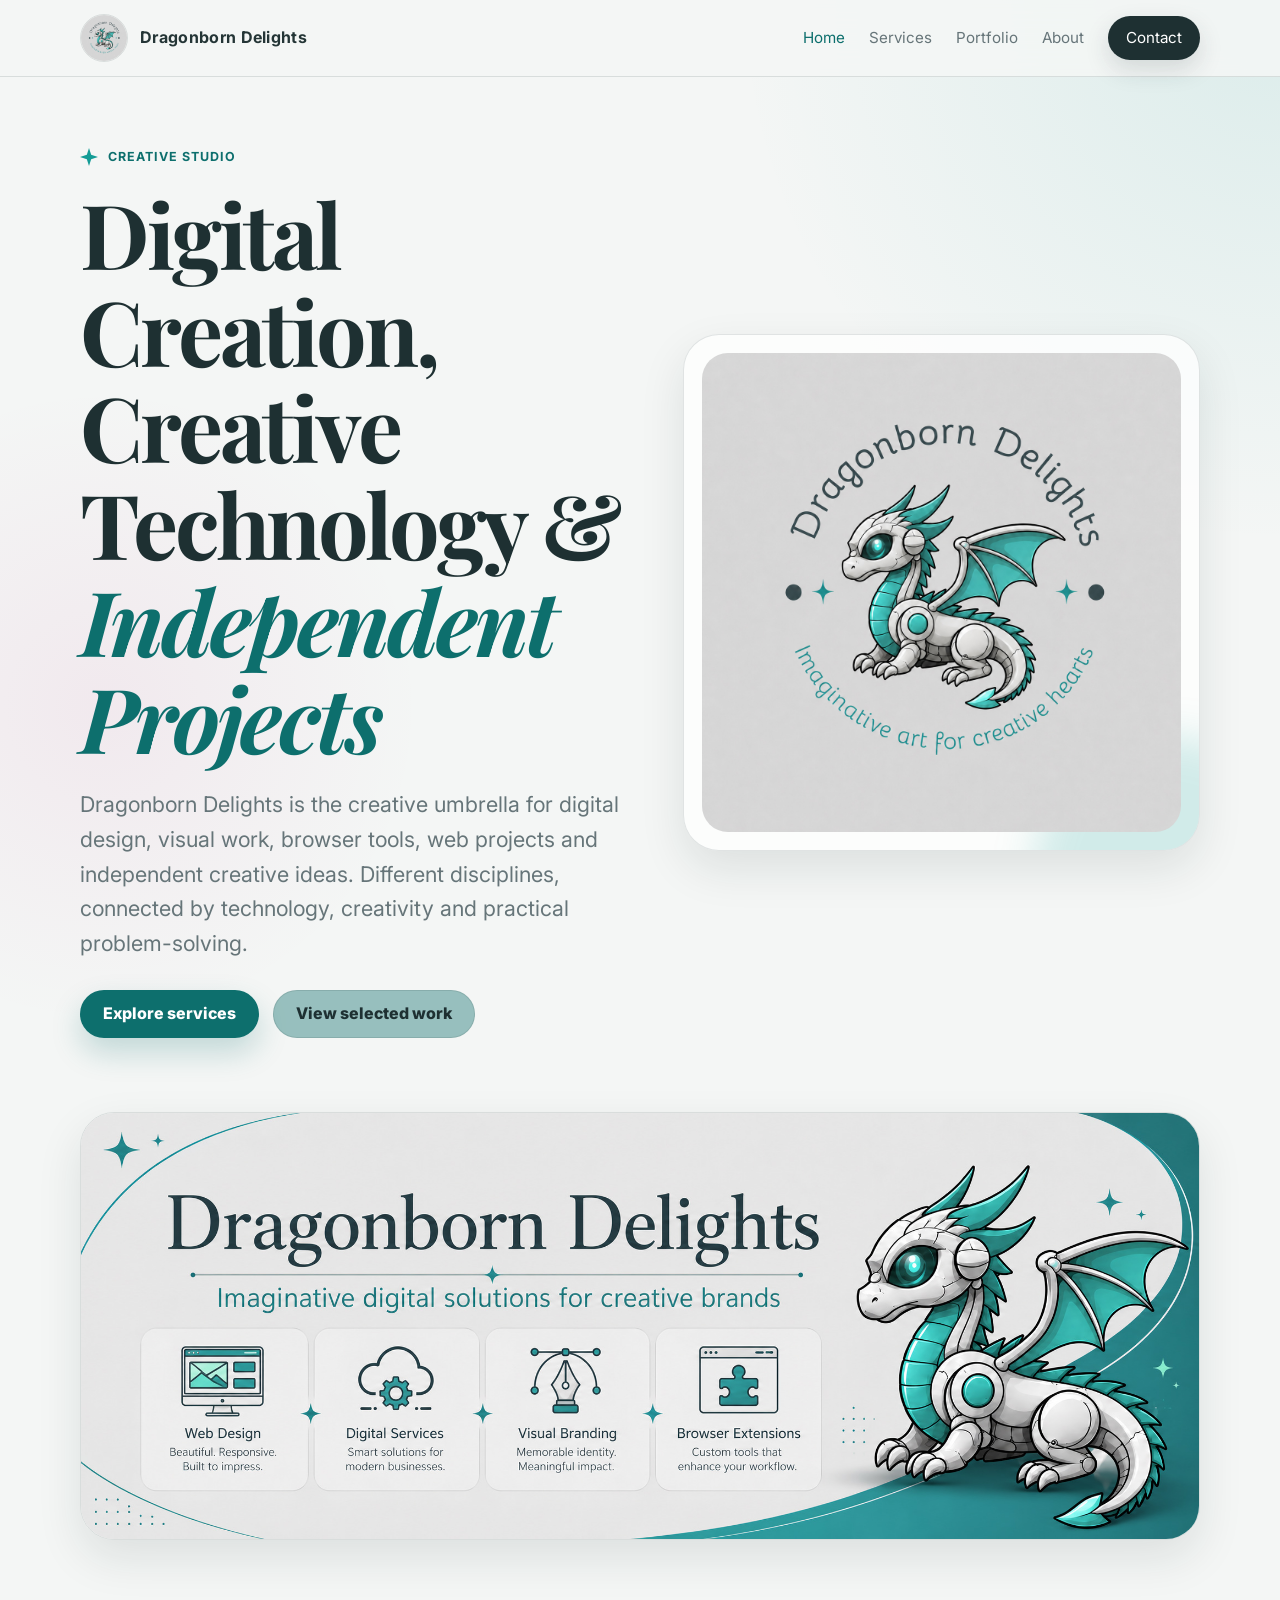
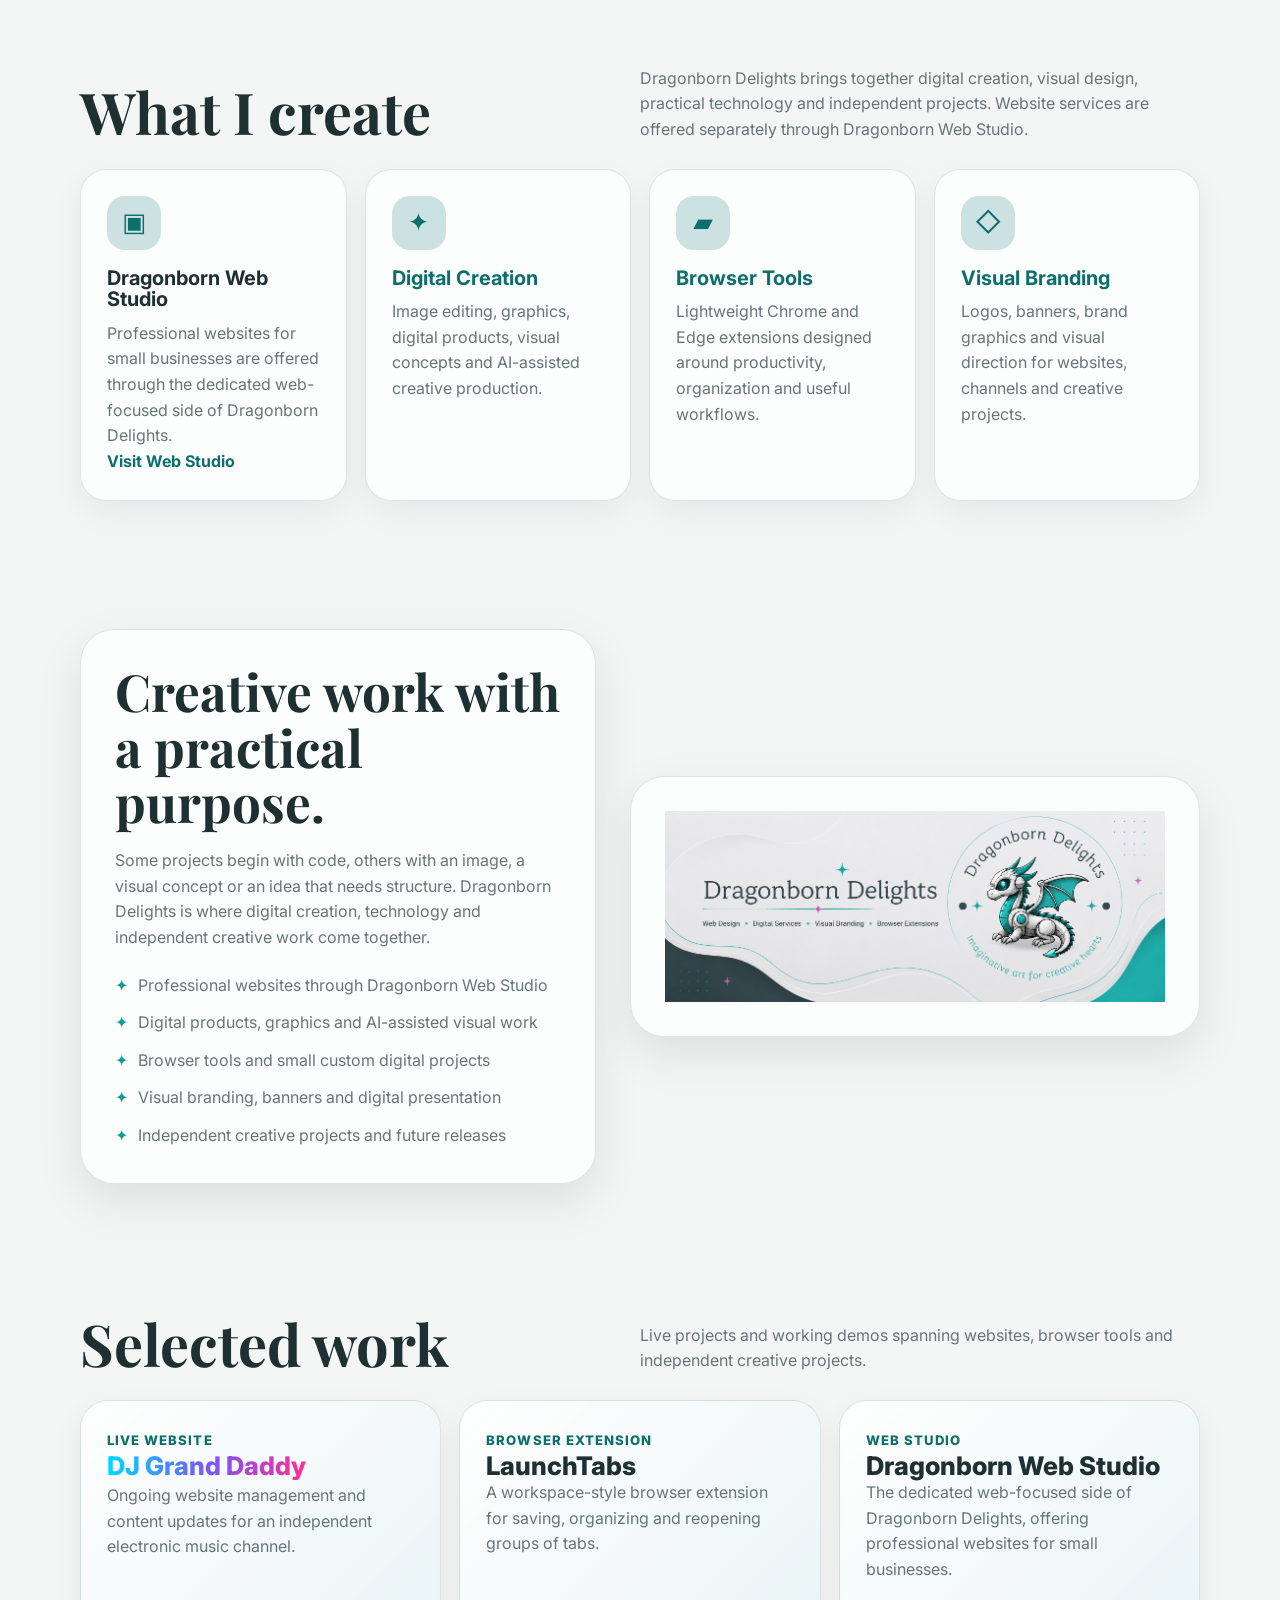
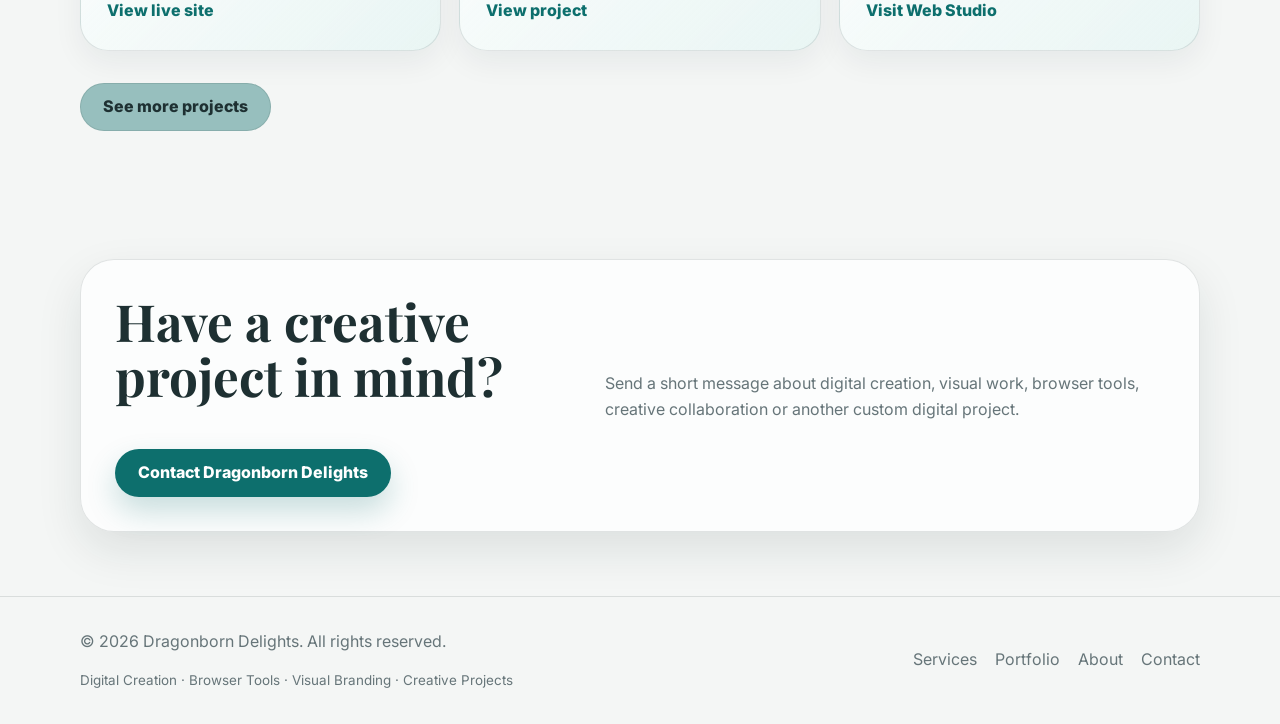
<file: index.html>
<!doctype html>
<html lang="en">
  <head>
    <meta charset="utf-8" />
    <meta name="viewport" content="width=device-width, initial-scale=1" />

    <title>
      Digital Creation, Creative Technology & Projects | Dragonborn Delights
    </title>

    <meta
      name="description"
      content="Dragonborn Delights is a creative umbrella for digital design, visual branding, browser tools, web projects and independent creative work."
    />

    <link rel="canonical" href="https://dragonborndelights.com/" />

    <meta property="og:type" content="website" />

    <meta
      property="og:title"
      content="Digital Creation, Creative Technology & Projects | Dragonborn Delights"
    />

    <meta
      property="og:description"
      content="Digital creation, visual branding, browser tools, web projects and independent creative work under one creative brand."
    />

    <meta property="og:url" content="https://dragonborndelights.com/" />

    <meta
      property="og:image"
      content="https://dragonborndelights.com/assets/dragonborn-delights-cover-banner.jpg"
    />

    <meta property="og:site_name" content="Dragonborn Delights" />

    <meta name="twitter:card" content="summary_large_image" />

    <meta
      name="twitter:title"
      content="Digital Creation, Creative Technology & Projects | Dragonborn Delights"
    />

    <meta
      name="twitter:description"
      content="Digital creation, visual branding, browser tools and independent creative projects."
    />

    <meta
      name="twitter:image"
      content="https://dragonborndelights.com/assets/dragonborn-delights-cover-banner.jpg"
    />

    <link rel="preconnect" href="https://fonts.googleapis.com" />
    <link rel="preconnect" href="https://fonts.gstatic.com" crossorigin />

    <link
      href="https://fonts.googleapis.com/css2?family=Inter:wght@400;600;700;800&family=Playfair+Display:wght@600;700&display=swap"
      rel="stylesheet"
    />

    <script type="application/ld+json">
      {
        "@context": "https://schema.org",
        "@graph": [
          {
            "@type": "Organization",
            "@id": "https://dragonborndelights.com/#organization",
            "name": "Dragonborn Delights",
            "url": "https://dragonborndelights.com/",
            "logo": {
              "@type": "ImageObject",
              "url": "https://dragonborndelights.com/assets/dragonborn-delights-logo.jpg"
            },
            "description": "Dragonborn Delights is a creative umbrella for digital design, visual branding, browser tools, web projects and independent creative work.",
            "founder": {
              "@type": "Person",
              "name": "Jeanette Söderman"
            }
          },
          {
            "@type": "WebSite",
            "@id": "https://dragonborndelights.com/#website",
            "url": "https://dragonborndelights.com/",
            "name": "Dragonborn Delights",
            "publisher": {
              "@id": "https://dragonborndelights.com/#organization"
            }
          },
          {
            "@type": "OfferCatalog",
            "name": "Digital Creative Services",
            "itemListElement": [
              {
                "@type": "Offer",
                "itemOffered": {
                  "@type": "Service",
                  "name": "Digital & AI Design",
                  "description": "Image editing, digital graphics, visual assets and AI-assisted creative production."
                }
              },
              {
                "@type": "Offer",
                "itemOffered": {
                  "@type": "Service",
                  "name": "Visual Branding",
                  "description": "Logos, banners, brand colors and visual assets for websites, channels and social media."
                }
              },
              {
                "@type": "Offer",
                "itemOffered": {
                  "@type": "Service",
                  "name": "Browser Extensions",
                  "description": "Lightweight Chrome and Edge extensions for productivity and browser workflows."
                }
              }
            ]
          }
        ]
      }
    </script>

    <link rel="stylesheet" href="style.css?v=2" />
  </head>

  <body>
    <a class="skip-link" href="#main">Skip to content</a>

    <header class="site-header">
      <div class="container nav">
        <a
          class="logo-link"
          href="index.html"
          aria-label="Dragonborn Delights home"
        >
          <img
            src="assets/dragonborn-delights-logo.jpg"
            alt="Dragonborn Delights dragon logo"
          />
          <span>Dragonborn Delights</span>
        </a>

        <button
          class="mobile-toggle"
          type="button"
          aria-expanded="false"
          aria-controls="nav-links"
        >
          Menu
        </button>

        <nav id="nav-links" class="nav-links" aria-label="Main navigation">
          <a class="active" href="index.html">Home</a>
          <a href="services.html">Services</a>
          <a href="portfolio.html">Portfolio</a>
          <a href="about.html">About</a>
          <a class="nav-cta" href="contact.html">Contact</a>
        </nav>
      </div>
    </header>

    <main id="main">
      <section class="hero">
        <div class="container hero-grid">
          <div>
            <span class="kicker">
              <span class="sparkle"></span>Creative studio
            </span>

            <h1>
              Digital Creation, Creative Technology &
              <span>Independent Projects</span>
            </h1>

            <p class="lead">
              Dragonborn Delights is the creative umbrella for digital design,
              visual work, browser tools, web projects and independent creative
              ideas. Different disciplines, connected by technology, creativity
              and practical problem-solving.
            </p>

            <div class="hero-actions">
              <a class="btn btn-primary" href="services.html">
                Explore services
              </a>

              <a class="btn btn-secondary" href="portfolio.html">
                View selected work
              </a>
            </div>
          </div>

          <div class="hero-card" aria-label="Dragonborn Delights logo preview">
            <img
              src="assets/dragonborn-delights-logo.jpg"
              alt="Dragonborn Delights dragon logo"
            />
          </div>
        </div>
      </section>

      <section
        class="banner-strip"
        aria-label="Dragonborn Delights brand banner"
      >
        <div class="container">
          <img
            src="assets/dragonborn-delights-cover-banner.jpg"
            alt="Dragonborn Delights creative services banner"
          />
        </div>
      </section>

      <section class="section" id="services">
        <div class="container">
          <div class="section-header">
            <h2>What I create</h2>

            <p>
              Dragonborn Delights brings together digital creation, visual
              design, practical technology and independent projects. Website
              services are offered separately through Dragonborn Web Studio.
            </p>
          </div>

          <div class="cards">
            <article class="card">
              <div class="icon" aria-hidden="true">▣</div>

              <h3>Dragonborn Web Studio</h3>

              <p>
                Professional websites for small businesses are offered through
                the dedicated web-focused side of Dragonborn Delights.
              </p>

              <a
                href="https://webstudio.dragonborndelights.com/"
                target="_blank"
                rel="noopener"
              >
                Visit Web Studio
              </a>
            </article>

            <article class="card">
              <div class="icon" aria-hidden="true">✦</div>

              <h3>
                <a href="services.html#digital-ai-design">Digital Creation</a>
              </h3>

              <p>
                Image editing, graphics, digital products, visual concepts and
                AI-assisted creative production.
              </p>
            </article>

            <article class="card">
              <div class="icon" aria-hidden="true">▰</div>

              <h3>
                <a href="services.html#browser-extensions">Browser Tools</a>
              </h3>

              <p>
                Lightweight Chrome and Edge extensions designed around
                productivity, organization and useful workflows.
              </p>
            </article>

            <article class="card">
              <div class="icon" aria-hidden="true">◇</div>

              <h3>
                <a href="services.html#visual-branding">Visual Branding</a>
              </h3>

              <p>
                Logos, banners, brand graphics and visual direction for
                websites, channels and creative projects.
              </p>
            </article>
          </div>
        </div>
      </section>

      <section class="section">
        <div class="container split">
          <div class="panel">
            <h2>Creative work with a practical purpose.</h2>

            <p>
              Some projects begin with code, others with an image, a visual
              concept or an idea that needs structure. Dragonborn Delights is
              where digital creation, technology and independent creative work
              come together.
            </p>

            <ul class="check-list">
              <li>Professional websites through Dragonborn Web Studio</li>
              <li>Digital products, graphics and AI-assisted visual work</li>
              <li>Browser tools and small custom digital projects</li>
              <li>Visual branding, banners and digital presentation</li>
              <li>Independent creative projects and future releases</li>
            </ul>
          </div>

          <div class="panel">
            <img
              src="assets/dragonborn-delights-brand-banner.jpg"
              alt="Dragonborn Delights creative workspace and branding"
              loading="lazy"
            />
          </div>
        </div>
      </section>

      <section class="section">
        <div class="container">
          <div class="section-header">
            <h2>Selected work</h2>

            <p>
              Live projects and working demos spanning websites, browser tools
              and independent creative projects.
            </p>
          </div>

          <div class="portfolio-grid">
            <article class="project-card">
              <div>
                <span class="tag">Live website</span>

                <h3 class="grand-daddy-title">DJ Grand Daddy</h3>

                <p>
                  Ongoing website management and content updates for an
                  independent electronic music channel.
                </p>
              </div>

              <a
                href="https://djgranddaddy.com/"
                target="_blank"
                rel="noopener"
              >
                View live site
              </a>
            </article>

            <article class="project-card">
              <div>
                <span class="tag">Browser extension</span>

                <h3>LaunchTabs</h3>

                <p>
                  A workspace-style browser extension for saving, organizing and
                  reopening groups of tabs.
                </p>
              </div>

              <a
                href="https://melodic-malabi-07e8c5.netlify.app/"
                target="_blank"
                rel="noopener"
              >
                View project
              </a>
            </article>

            <article class="project-card">
              <div>
                <span class="tag">Web studio</span>

                <h3>Dragonborn Web Studio</h3>

                <p>
                  The dedicated web-focused side of Dragonborn Delights,
                  offering professional websites for small businesses.
                </p>
              </div>

              <a
                href="https://webstudio.dragonborndelights.com/"
                target="_blank"
                rel="noopener"
              >
                Visit Web Studio
              </a>
            </article>
          </div>

          <div class="section-actions">
            <a class="btn btn-secondary" href="portfolio.html">
              See more projects
            </a>
          </div>
        </div>
      </section>

      <section class="section">
        <div class="container panel">
          <div class="section-header">
            <h2>Have a creative project in mind?</h2>

            <p>
              Send a short message about digital creation, visual work, browser
              tools, creative collaboration or another custom digital project.
            </p>
          </div>

          <a class="btn btn-primary" href="contact.html">
            Contact Dragonborn Delights
          </a>
        </div>
      </section>
    </main>

    <footer class="footer">
      <div class="container footer-inner">
        <div>
          <p>
            © <span data-year></span> Dragonborn Delights. All rights reserved.
          </p>

          <p class="footer-note">
            Digital Creation · Browser Tools · Visual Branding · Creative
            Projects
          </p>
        </div>

        <div class="footer-links">
          <a href="services.html">Services</a>
          <a href="portfolio.html">Portfolio</a>
          <a href="about.html">About</a>
          <a href="contact.html">Contact</a>
        </div>
      </div>
    </footer>

    <script src="script.js"></script>
  </body>
</html>
</file>
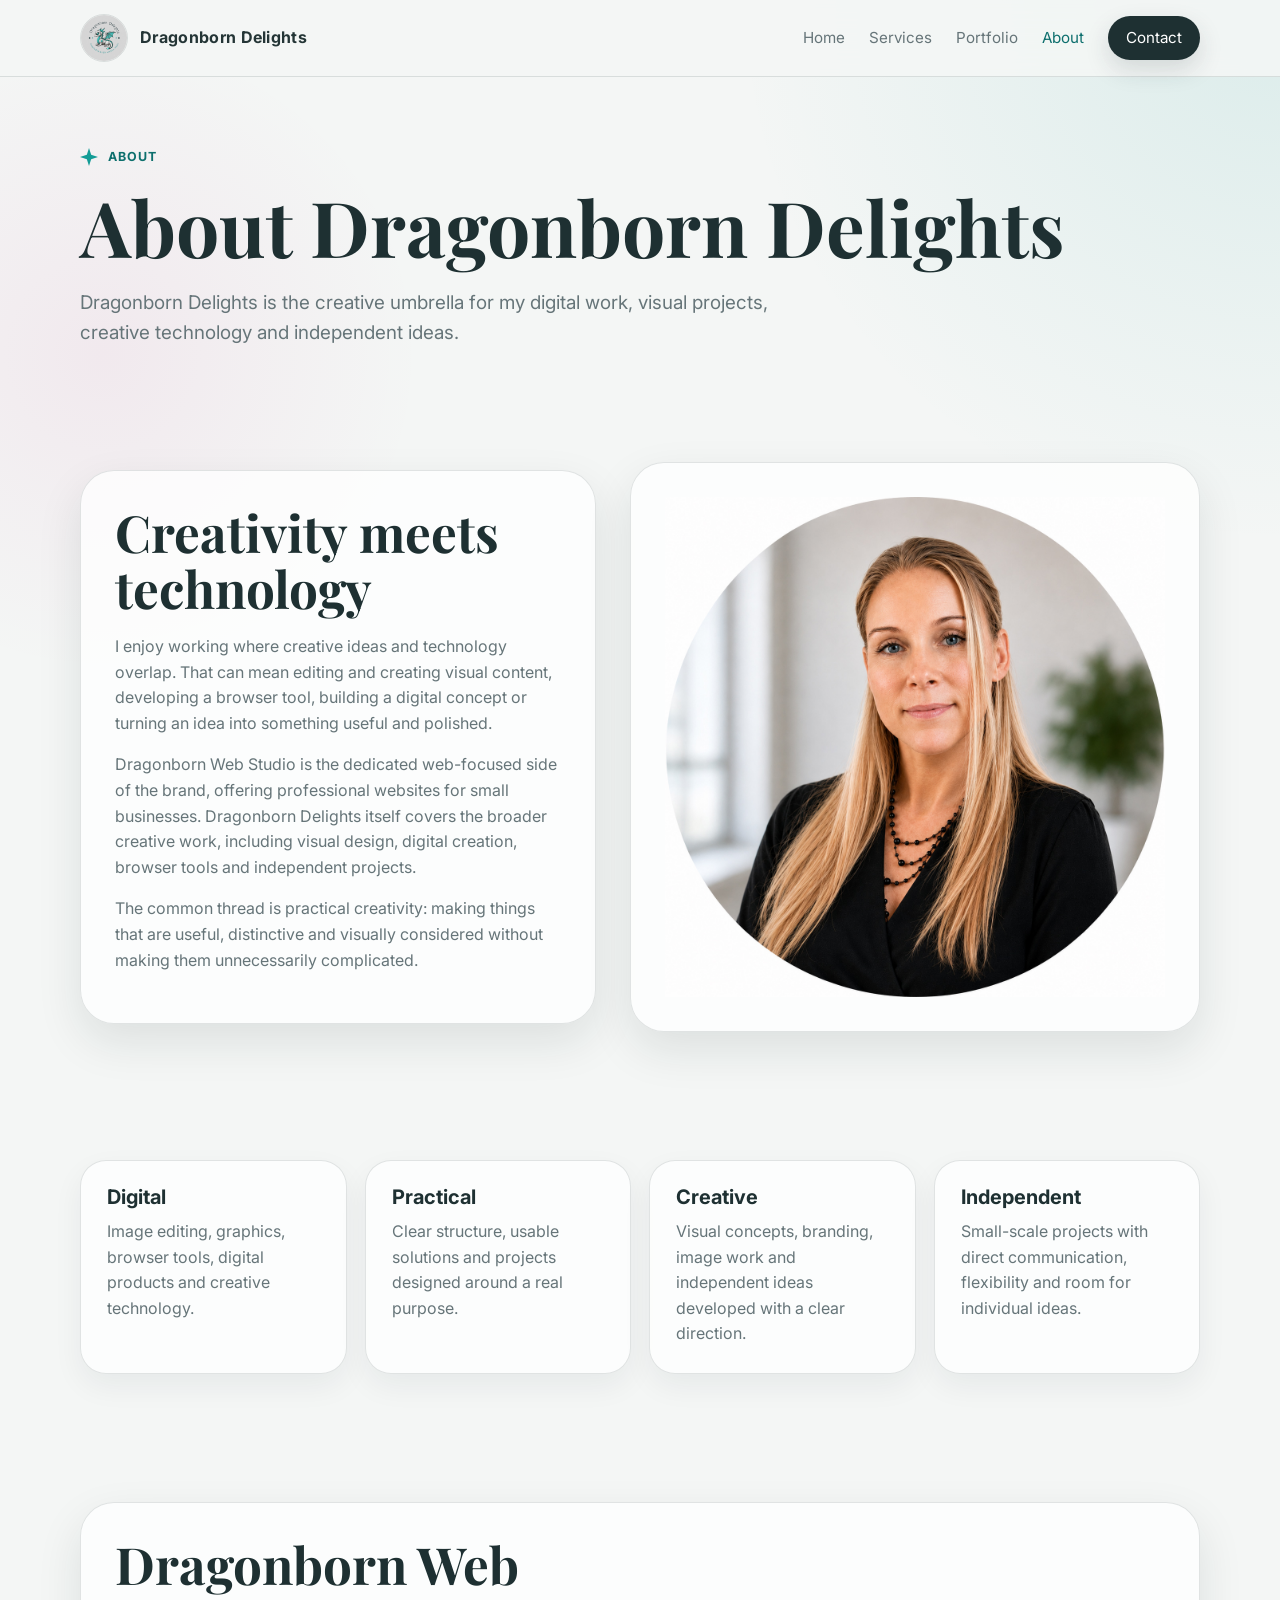
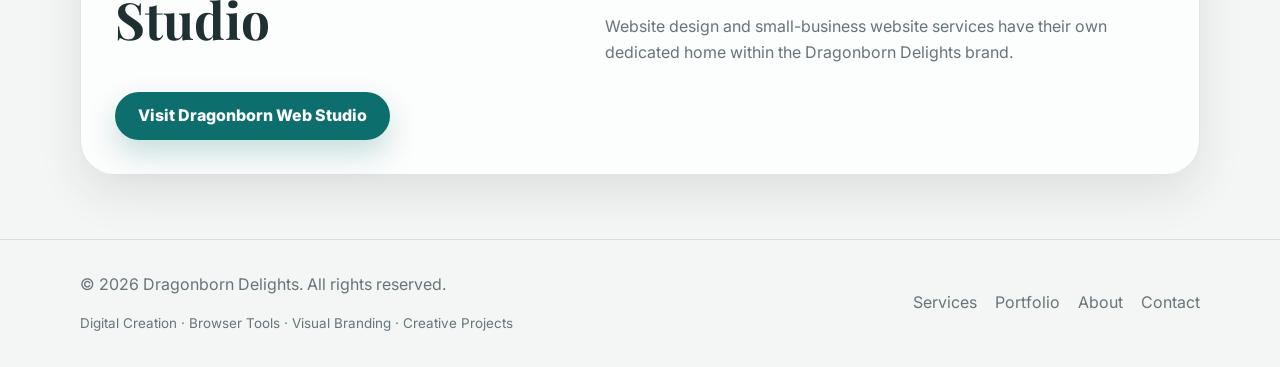
<file: about.html>
<!doctype html>
<html lang="en">
  <head>
    <meta charset="utf-8" />
    <meta name="viewport" content="width=device-width, initial-scale=1" />

    <title>About Dragonborn Delights | Digital Creative Studio</title>

    <meta
      name="description"
      content="Learn about Dragonborn Delights, a creative umbrella for digital creation, visual branding, browser tools, web projects and independent creative work."
    />

    <link rel="canonical" href="https://dragonborndelights.com/about.html" />

    <meta property="og:type" content="website" />

    <meta
      property="og:title"
      content="About Dragonborn Delights | Digital Creative Studio"
    />

    <meta
      property="og:description"
      content="Dragonborn Delights brings together digital creation, visual work, browser tools, web projects and independent creative ideas."
    />

    <meta
      property="og:url"
      content="https://dragonborndelights.com/about.html"
    />

    <meta
      property="og:image"
      content="https://dragonborndelights.com/assets/dragonborn-delights-cover-banner.jpg"
    />

    <meta property="og:site_name" content="Dragonborn Delights" />

    <meta name="twitter:card" content="summary_large_image" />

    <meta
      name="twitter:title"
      content="About Dragonborn Delights | Digital Creative Studio"
    />

    <meta
      name="twitter:description"
      content="Digital creation, visual branding, browser tools and independent creative projects."
    />

    <meta
      name="twitter:image"
      content="https://dragonborndelights.com/assets/dragonborn-delights-cover-banner.jpg"
    />

    <link rel="preconnect" href="https://fonts.googleapis.com" />
    <link rel="preconnect" href="https://fonts.gstatic.com" crossorigin />

    <link
      href="https://fonts.googleapis.com/css2?family=Inter:wght@400;600;700;800&family=Playfair+Display:wght@600;700&display=swap"
      rel="stylesheet"
    />

    <link rel="stylesheet" href="style.css?v=2" />
  </head>

  <body>
    <a class="skip-link" href="#main">Skip to content</a>

    <header class="site-header">
      <div class="container nav">
        <a class="logo-link" href="index.html">
          <img
            src="assets/dragonborn-delights-logo.jpg"
            alt="Dragonborn Delights logo"
          />
          <span>Dragonborn Delights</span>
        </a>

        <button
          class="mobile-toggle"
          type="button"
          aria-expanded="false"
          aria-controls="nav-links"
        >
          Menu
        </button>

        <nav id="nav-links" class="nav-links">
          <a href="index.html">Home</a>
          <a href="services.html">Services</a>
          <a href="portfolio.html">Portfolio</a>
          <a class="active" href="about.html">About</a>
          <a class="nav-cta" href="contact.html">Contact</a>
        </nav>
      </div>
    </header>

    <main id="main">
      <section class="page-hero">
        <div class="container">
          <span class="kicker"> <span class="sparkle"></span>About </span>

          <h1>About Dragonborn Delights</h1>

          <p>
            Dragonborn Delights is the creative umbrella for my digital work,
            visual projects, creative technology and independent ideas.
          </p>
        </div>
      </section>

      <section class="section">
        <div class="container split">
          <div class="panel">
            <h2>Creativity meets technology</h2>

            <p>
              I enjoy working where creative ideas and technology overlap. That
              can mean editing and creating visual content, developing a browser
              tool, building a digital concept or turning an idea into something
              useful and polished.
            </p>

            <p>
              Dragonborn Web Studio is the dedicated web-focused side of the
              brand, offering professional websites for small businesses.
              Dragonborn Delights itself covers the broader creative work,
              including visual design, digital creation, browser tools and
              independent projects.
            </p>

            <p>
              The common thread is practical creativity: making things that are
              useful, distinctive and visually considered without making them
              unnecessarily complicated.
            </p>
          </div>

          <div class="panel">
            <img
              src="assets/jeanette-soderman-dragonborn-delights.jpg"
              alt="Jeanette, founder of Dragonborn Delights"
            />
          </div>
        </div>
      </section>

      <section class="section">
        <div class="container cards about-cards">
          <article class="card">
            <h3>Digital</h3>

            <p>
              Image editing, graphics, browser tools, digital products and
              creative technology.
            </p>
          </article>

          <article class="card">
            <h3>Practical</h3>

            <p>
              Clear structure, usable solutions and projects designed around a
              real purpose.
            </p>
          </article>

          <article class="card">
            <h3>Creative</h3>

            <p>
              Visual concepts, branding, image work and independent ideas
              developed with a clear direction.
            </p>
          </article>

          <article class="card">
            <h3>Independent</h3>

            <p>
              Small-scale projects with direct communication, flexibility and
              room for individual ideas.
            </p>
          </article>
        </div>
      </section>

      <section class="section">
        <div class="container panel">
          <div class="section-header">
            <h2>Dragonborn Web Studio</h2>

            <p>
              Website design and small-business website services have their own
              dedicated home within the Dragonborn Delights brand.
            </p>
          </div>

          <a
            class="btn btn-primary"
            href="https://webstudio.dragonborndelights.com/"
            target="_blank"
            rel="noopener"
          >
            Visit Dragonborn Web Studio
          </a>
        </div>
      </section>
    </main>

    <footer class="footer">
      <div class="container footer-inner">
        <div>
          <p>
            © <span data-year></span> Dragonborn Delights. All rights reserved.
          </p>

          <p class="footer-note">
            Digital Creation · Browser Tools · Visual Branding · Creative
            Projects
          </p>
        </div>

        <div class="footer-links">
          <a href="services.html">Services</a>
          <a href="portfolio.html">Portfolio</a>
          <a href="about.html">About</a>
          <a href="contact.html">Contact</a>
        </div>
      </div>
    </footer>

    <script src="script.js"></script>
  </body>
</html>
</file>
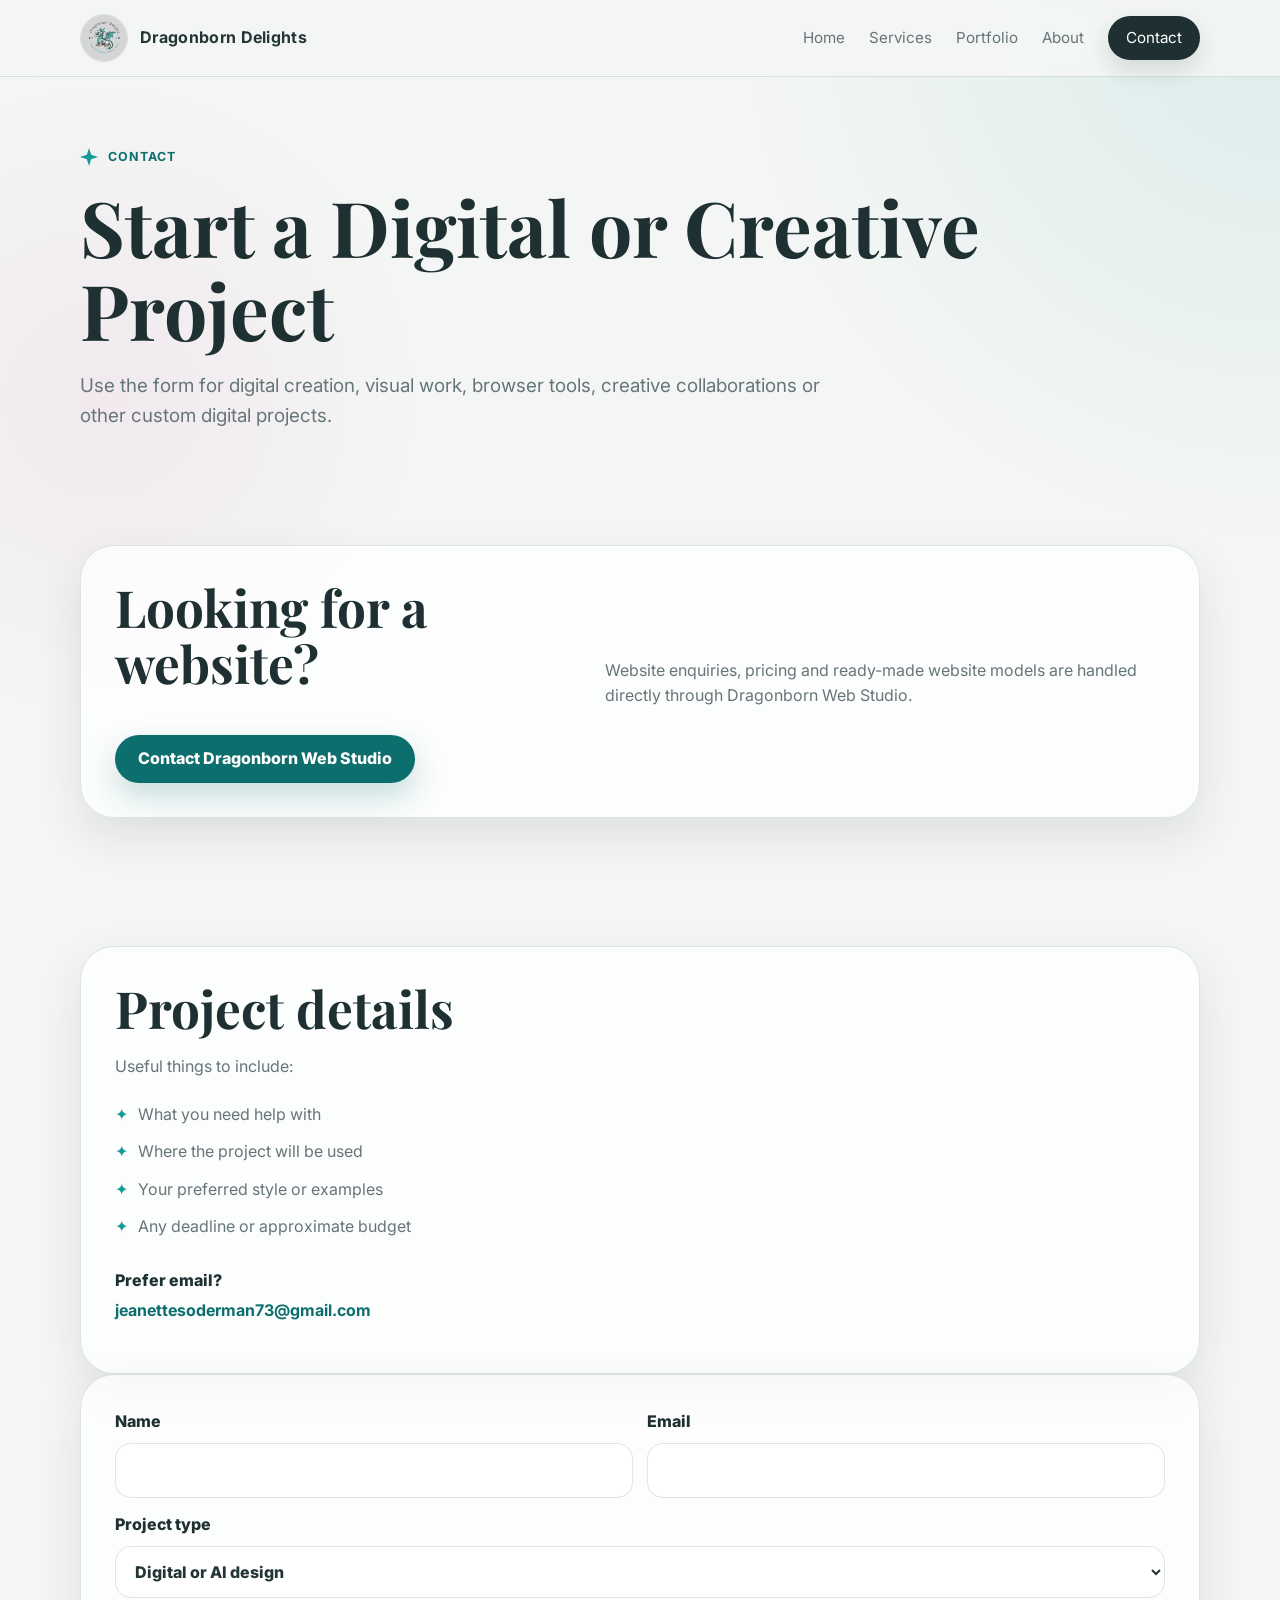
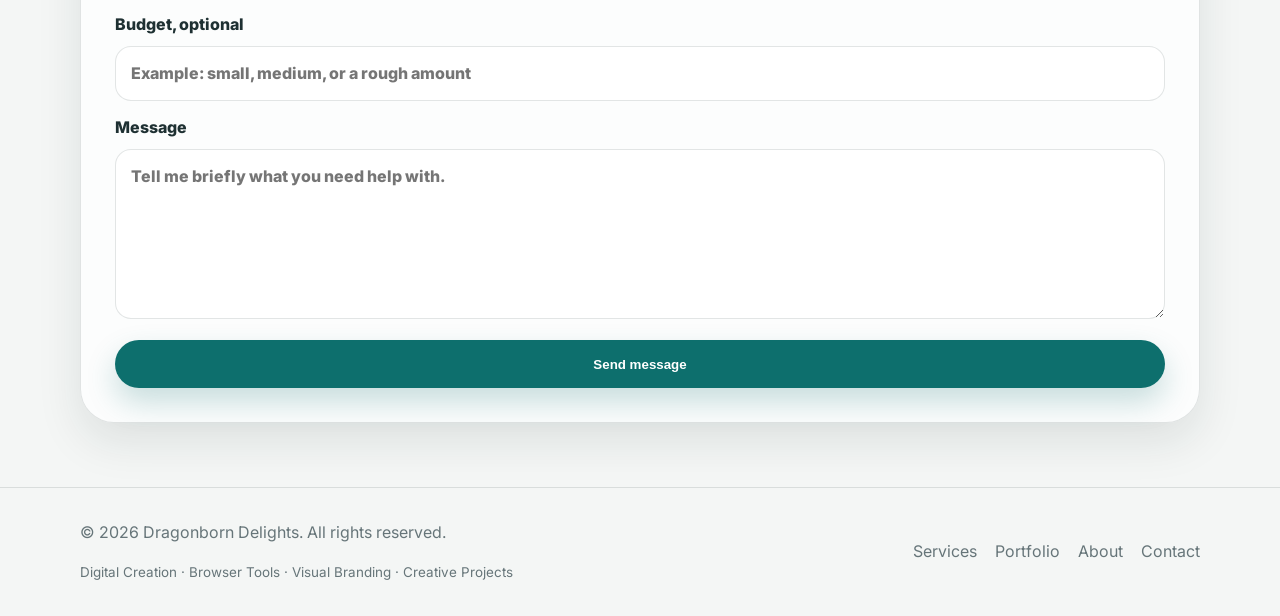
<file: contact.html>
<!doctype html>
<html lang="en">
  <head>
    <meta charset="utf-8" />
    <meta name="viewport" content="width=device-width, initial-scale=1" />

    <title>Contact Dragonborn Delights | Digital & Creative Projects</title>

    <meta
      name="description"
      content="Contact Dragonborn Delights about digital creation, visual branding, browser tools, custom digital projects or creative collaborations."
    />

    <link rel="canonical" href="https://dragonborndelights.com/contact.html" />

    <meta property="og:type" content="website" />

    <meta
      property="og:title"
      content="Contact Dragonborn Delights | Digital & Creative Projects"
    />

    <meta
      property="og:description"
      content="Contact Dragonborn Delights about digital creation, visual branding, browser tools or creative collaborations."
    />

    <meta
      property="og:url"
      content="https://dragonborndelights.com/contact.html"
    />

    <meta
      property="og:image"
      content="https://dragonborndelights.com/assets/dragonborn-delights-cover-banner.jpg"
    />

    <meta property="og:site_name" content="Dragonborn Delights" />

    <meta name="twitter:card" content="summary_large_image" />

    <meta
      name="twitter:title"
      content="Contact Dragonborn Delights | Digital & Creative Projects"
    />

    <meta
      name="twitter:description"
      content="Get in touch about digital creation, visual branding, browser tools or creative collaborations."
    />

    <meta
      name="twitter:image"
      content="https://dragonborndelights.com/assets/dragonborn-delights-cover-banner.jpg"
    />

    <link rel="preconnect" href="https://fonts.googleapis.com" />
    <link rel="preconnect" href="https://fonts.gstatic.com" crossorigin />

    <link
      href="https://fonts.googleapis.com/css2?family=Inter:wght@400;600;700;800&family=Playfair+Display:wght@600;700&display=swap"
      rel="stylesheet"
    />

    <link rel="stylesheet" href="style.css?v=2" />
  </head>

  <body>
    <a class="skip-link" href="#main">Skip to content</a>

    <header class="site-header">
      <div class="container nav">
        <a class="logo-link" href="index.html">
          <img
            src="assets/dragonborn-delights-logo.jpg"
            alt="Dragonborn Delights logo"
          />
          <span>Dragonborn Delights</span>
        </a>

        <button
          class="mobile-toggle"
          type="button"
          aria-expanded="false"
          aria-controls="nav-links"
        >
          Menu
        </button>

        <nav id="nav-links" class="nav-links">
          <a href="index.html">Home</a>
          <a href="services.html">Services</a>
          <a href="portfolio.html">Portfolio</a>
          <a href="about.html">About</a>
          <a class="nav-cta active" href="contact.html">Contact</a>
        </nav>
      </div>
    </header>

    <main id="main">
      <section class="page-hero">
        <div class="container">
          <span class="kicker"> <span class="sparkle"></span>Contact </span>

          <h1>Start a Digital or Creative Project</h1>

          <p>
            Use the form for digital creation, visual work, browser tools,
            creative collaborations or other custom digital projects.
          </p>
        </div>
      </section>

      <section class="section">
        <div class="container panel">
          <div class="section-header">
            <h2>Looking for a website?</h2>

            <p>
              Website enquiries, pricing and ready-made website models are
              handled directly through Dragonborn Web Studio.
            </p>
          </div>

          <a
            class="btn btn-primary"
            href="https://webstudio.dragonborndelights.com/#kontakt"
            target="_blank"
            rel="noopener"
          >
            Contact Dragonborn Web Studio
          </a>
        </div>
      </section>

      <section class="section">
        <div class="container contact-layout">
          <aside class="panel contact-box">
            <h2>Project details</h2>

            <p>Useful things to include:</p>

            <ul class="check-list">
              <li>What you need help with</li>
              <li>Where the project will be used</li>
              <li>Your preferred style or examples</li>
              <li>Any deadline or approximate budget</li>
            </ul>

            <p class="contact-direct">Prefer email?</p>

            <p>
              <a href="mailto:jeanettesoderman73@gmail.com">
                jeanettesoderman73@gmail.com
              </a>
            </p>
          </aside>

          <form
            class="panel form"
            id="contact-form"
            method="POST"
            action="https://formspree.io/f/mjyvrggj"
          >
            <div class="form-row">
              <label>
                Name
                <input type="text" name="name" autocomplete="name" required />
              </label>

              <label>
                Email
                <input
                  type="email"
                  name="email"
                  autocomplete="email"
                  required
                />
              </label>
            </div>

            <label>
              Project type
              <select name="project-type">
                <option>Digital or AI design</option>
                <option>Visual branding</option>
                <option>Browser extension</option>
                <option>Digital product</option>
                <option>Custom digital project</option>
                <option>Creative collaboration</option>
                <option>Other</option>
              </select>
            </label>

            <label>
              Budget, optional
              <input
                type="text"
                name="budget"
                placeholder="Example: small, medium, or a rough amount"
              />
            </label>

            <label>
              Message
              <textarea
                name="message"
                placeholder="Tell me briefly what you need help with."
                required
              ></textarea>
            </label>

            <button class="btn btn-primary" type="submit">Send message</button>
          </form>
        </div>
      </section>
    </main>

    <footer class="footer">
      <div class="container footer-inner">
        <div>
          <p>
            © <span data-year></span> Dragonborn Delights. All rights reserved.
          </p>

          <p class="footer-note">
            Digital Creation · Browser Tools · Visual Branding · Creative
            Projects
          </p>
        </div>

        <div class="footer-links">
          <a href="services.html">Services</a>
          <a href="portfolio.html">Portfolio</a>
          <a href="about.html">About</a>
          <a href="contact.html">Contact</a>
        </div>
      </div>
    </footer>

    <script src="script.js"></script>
  </body>
</html>
</file>
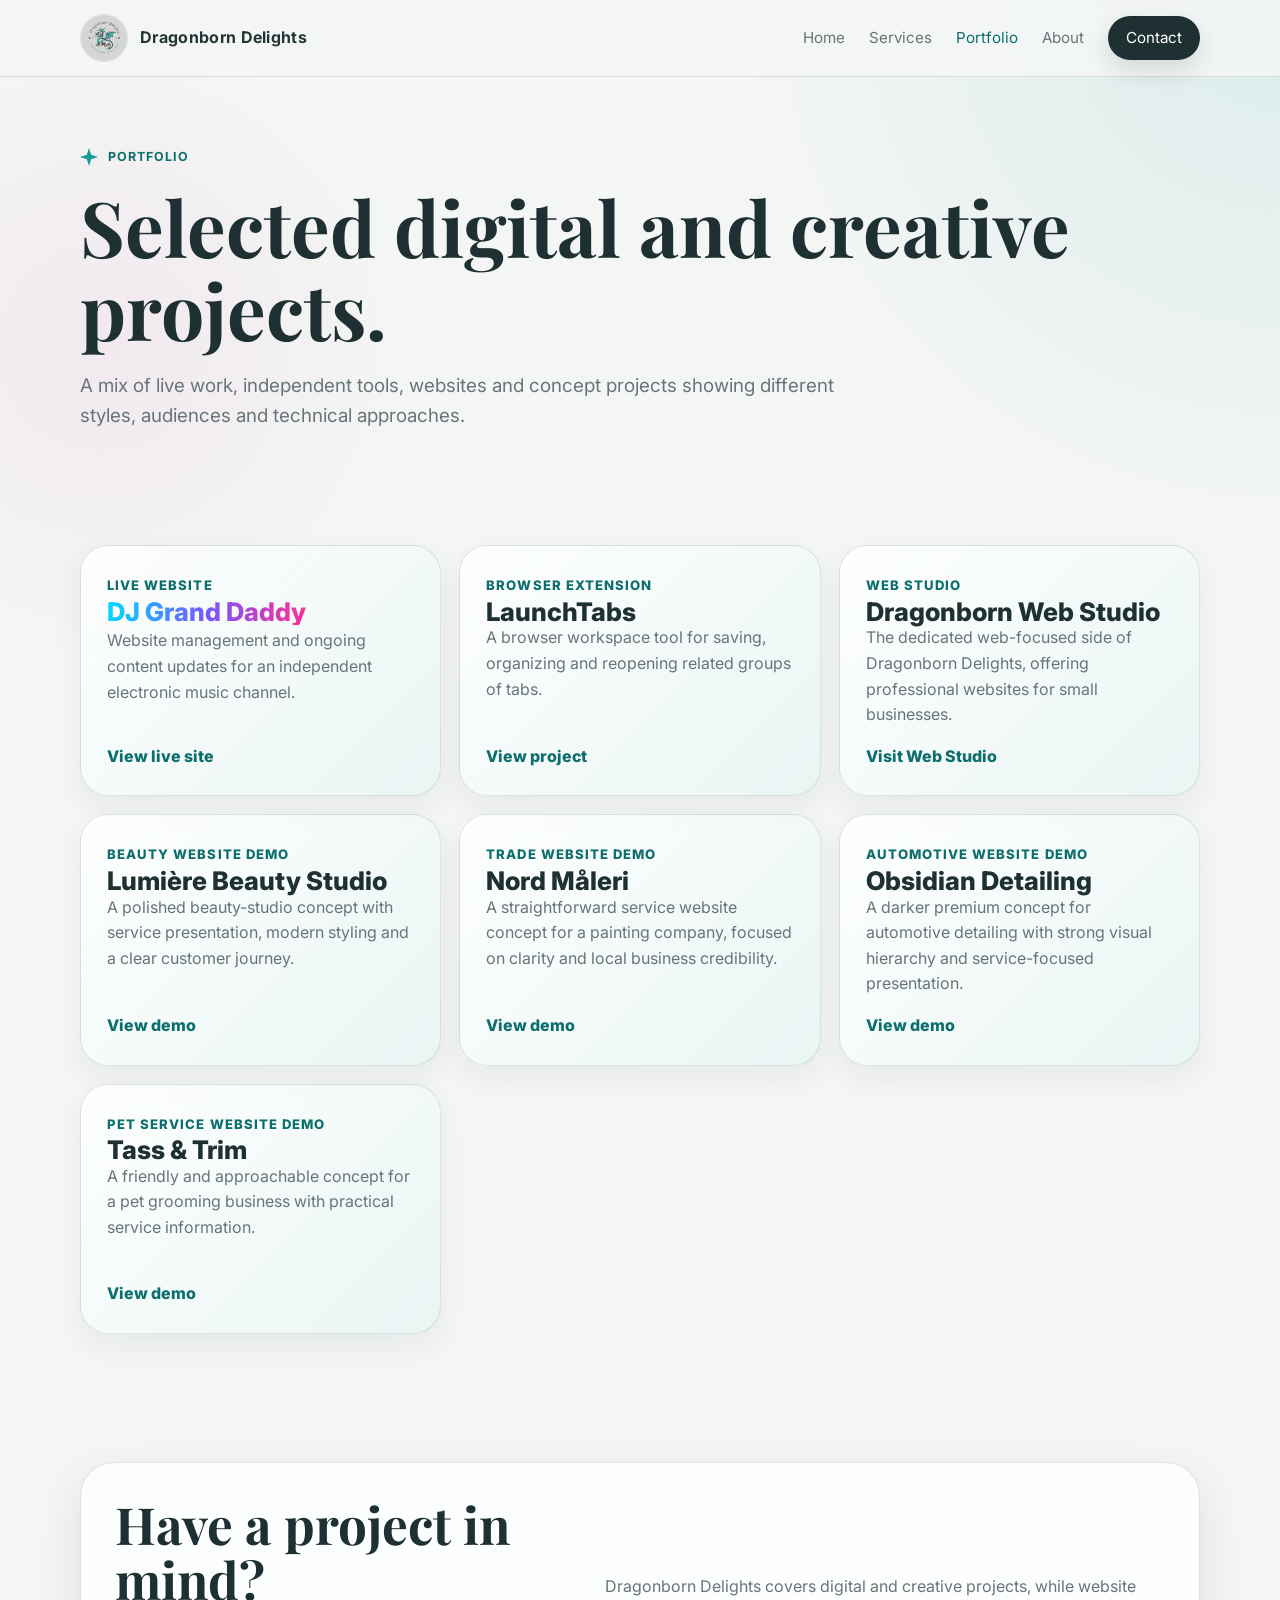
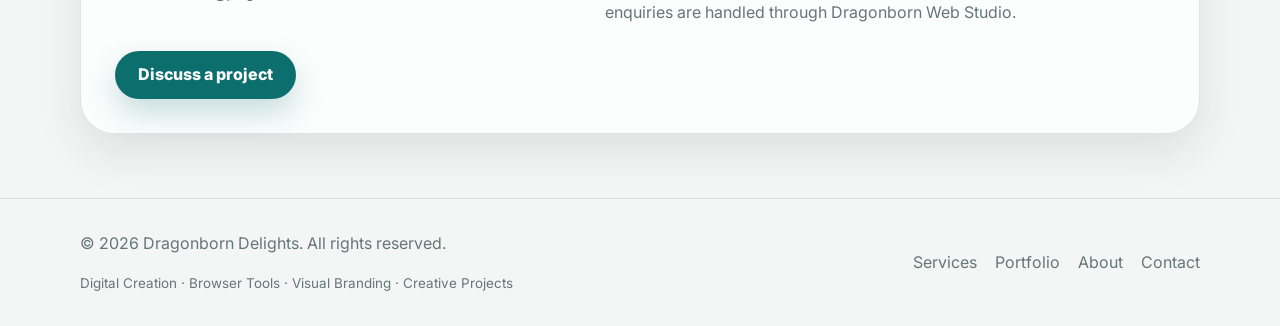
<file: portfolio.html>
<!doctype html>
<html lang="en">
  <head>
    <meta charset="utf-8" />
    <meta name="viewport" content="width=device-width, initial-scale=1" />

    <title>Digital Projects & Creative Portfolio | Dragonborn Delights</title>

    <meta
      name="description"
      content="Explore websites, browser tools, digital projects and creative work created or managed under Dragonborn Delights."
    />

    <link
      rel="canonical"
      href="https://dragonborndelights.com/portfolio.html"
    />

    <meta property="og:type" content="website" />

    <meta
      property="og:title"
      content="Digital Projects & Creative Portfolio | Dragonborn Delights"
    />

    <meta
      property="og:description"
      content="Explore websites, browser tools, digital projects and creative work created or managed under Dragonborn Delights."
    />

    <meta
      property="og:url"
      content="https://dragonborndelights.com/portfolio.html"
    />

    <meta
      property="og:image"
      content="https://dragonborndelights.com/assets/dragonborn-delights-cover-banner.jpg"
    />

    <meta property="og:site_name" content="Dragonborn Delights" />

    <meta name="twitter:card" content="summary_large_image" />

    <meta
      name="twitter:title"
      content="Digital Projects & Creative Portfolio | Dragonborn Delights"
    />

    <meta
      name="twitter:description"
      content="Websites, browser tools, digital projects and independent creative work."
    />

    <meta
      name="twitter:image"
      content="https://dragonborndelights.com/assets/dragonborn-delights-cover-banner.jpg"
    />

    <link rel="preconnect" href="https://fonts.googleapis.com" />
    <link rel="preconnect" href="https://fonts.gstatic.com" crossorigin />

    <link
      href="https://fonts.googleapis.com/css2?family=Inter:wght@400;600;700;800&family=Playfair+Display:wght@600;700&display=swap"
      rel="stylesheet"
    />

    <link rel="stylesheet" href="style.css?v=2" />
  </head>

  <body>
    <a class="skip-link" href="#main">Skip to content</a>

    <header class="site-header">
      <div class="container nav">
        <a class="logo-link" href="index.html">
          <img
            src="assets/dragonborn-delights-logo.jpg"
            alt="Dragonborn Delights logo"
          />
          <span>Dragonborn Delights</span>
        </a>

        <button
          class="mobile-toggle"
          type="button"
          aria-expanded="false"
          aria-controls="nav-links"
        >
          Menu
        </button>

        <nav id="nav-links" class="nav-links">
          <a href="index.html">Home</a>
          <a href="services.html">Services</a>
          <a class="active" href="portfolio.html">Portfolio</a>
          <a href="about.html">About</a>
          <a class="nav-cta" href="contact.html">Contact</a>
        </nav>
      </div>
    </header>

    <main id="main">
      <section class="page-hero">
        <div class="container">
          <span class="kicker"> <span class="sparkle"></span>Portfolio </span>

          <h1>Selected digital and creative projects.</h1>

          <p>
            A mix of live work, independent tools, websites and concept projects
            showing different styles, audiences and technical approaches.
          </p>
        </div>
      </section>

      <section class="section">
        <div class="container portfolio-grid">
          <article class="project-card">
            <div>
              <span class="tag">Live website</span>

              <h3 class="grand-daddy-title">DJ Grand Daddy</h3>

              <p>
                Website management and ongoing content updates for an
                independent electronic music channel.
              </p>
            </div>

            <a href="https://djgranddaddy.com/" target="_blank" rel="noopener">
              View live site
            </a>
          </article>

          <article class="project-card">
            <div>
              <span class="tag">Browser extension</span>

              <h3>LaunchTabs</h3>

              <p>
                A browser workspace tool for saving, organizing and reopening
                related groups of tabs.
              </p>
            </div>

            <a
              href="https://melodic-malabi-07e8c5.netlify.app/"
              target="_blank"
              rel="noopener"
            >
              View project
            </a>
          </article>

          <article class="project-card">
            <div>
              <span class="tag">Web studio</span>

              <h3>Dragonborn Web Studio</h3>

              <p>
                The dedicated web-focused side of Dragonborn Delights, offering
                professional websites for small businesses.
              </p>
            </div>

            <a
              href="https://webstudio.dragonborndelights.com/"
              target="_blank"
              rel="noopener"
            >
              Visit Web Studio
            </a>
          </article>

          <article class="project-card">
            <div>
              <span class="tag">Beauty website demo</span>

              <h3>Lumière Beauty Studio</h3>

              <p>
                A polished beauty-studio concept with service presentation,
                modern styling and a clear customer journey.
              </p>
            </div>

            <a
              href="https://lumierebeauty-studio-demo.netlify.app/"
              target="_blank"
              rel="noopener"
            >
              View demo
            </a>
          </article>

          <article class="project-card">
            <div>
              <span class="tag">Trade website demo</span>

              <h3>Nord Måleri</h3>

              <p>
                A straightforward service website concept for a painting
                company, focused on clarity and local business credibility.
              </p>
            </div>

            <a
              href="https://nord-maleri-demo.netlify.app/"
              target="_blank"
              rel="noopener"
            >
              View demo
            </a>
          </article>

          <article class="project-card">
            <div>
              <span class="tag">Automotive website demo</span>

              <h3>Obsidian Detailing</h3>

              <p>
                A darker premium concept for automotive detailing with strong
                visual hierarchy and service-focused presentation.
              </p>
            </div>

            <a
              href="https://obsidiandetailing-demo.netlify.app/"
              target="_blank"
              rel="noopener"
            >
              View demo
            </a>
          </article>

          <article class="project-card">
            <div>
              <span class="tag">Pet service website demo</span>

              <h3>Tass & Trim</h3>

              <p>
                A friendly and approachable concept for a pet grooming business
                with practical service information.
              </p>
            </div>

            <a
              href="https://tass-och-trim-demo.netlify.app/"
              target="_blank"
              rel="noopener"
            >
              View demo
            </a>
          </article>
        </div>
      </section>

      <section class="section">
        <div class="container panel">
          <div class="section-header">
            <h2>Have a project in mind?</h2>

            <p>
              Dragonborn Delights covers digital and creative projects, while
              website enquiries are handled through Dragonborn Web Studio.
            </p>
          </div>

          <a class="btn btn-primary" href="contact.html"> Discuss a project </a>
        </div>
      </section>
    </main>

    <footer class="footer">
      <div class="container footer-inner">
        <div>
          <p>
            © <span data-year></span> Dragonborn Delights. All rights reserved.
          </p>

          <p class="footer-note">
            Digital Creation · Browser Tools · Visual Branding · Creative
            Projects
          </p>
        </div>

        <div class="footer-links">
          <a href="services.html">Services</a>
          <a href="portfolio.html">Portfolio</a>
          <a href="about.html">About</a>
          <a href="contact.html">Contact</a>
        </div>
      </div>
    </footer>

    <script src="script.js"></script>
  </body>
</html>
</file>
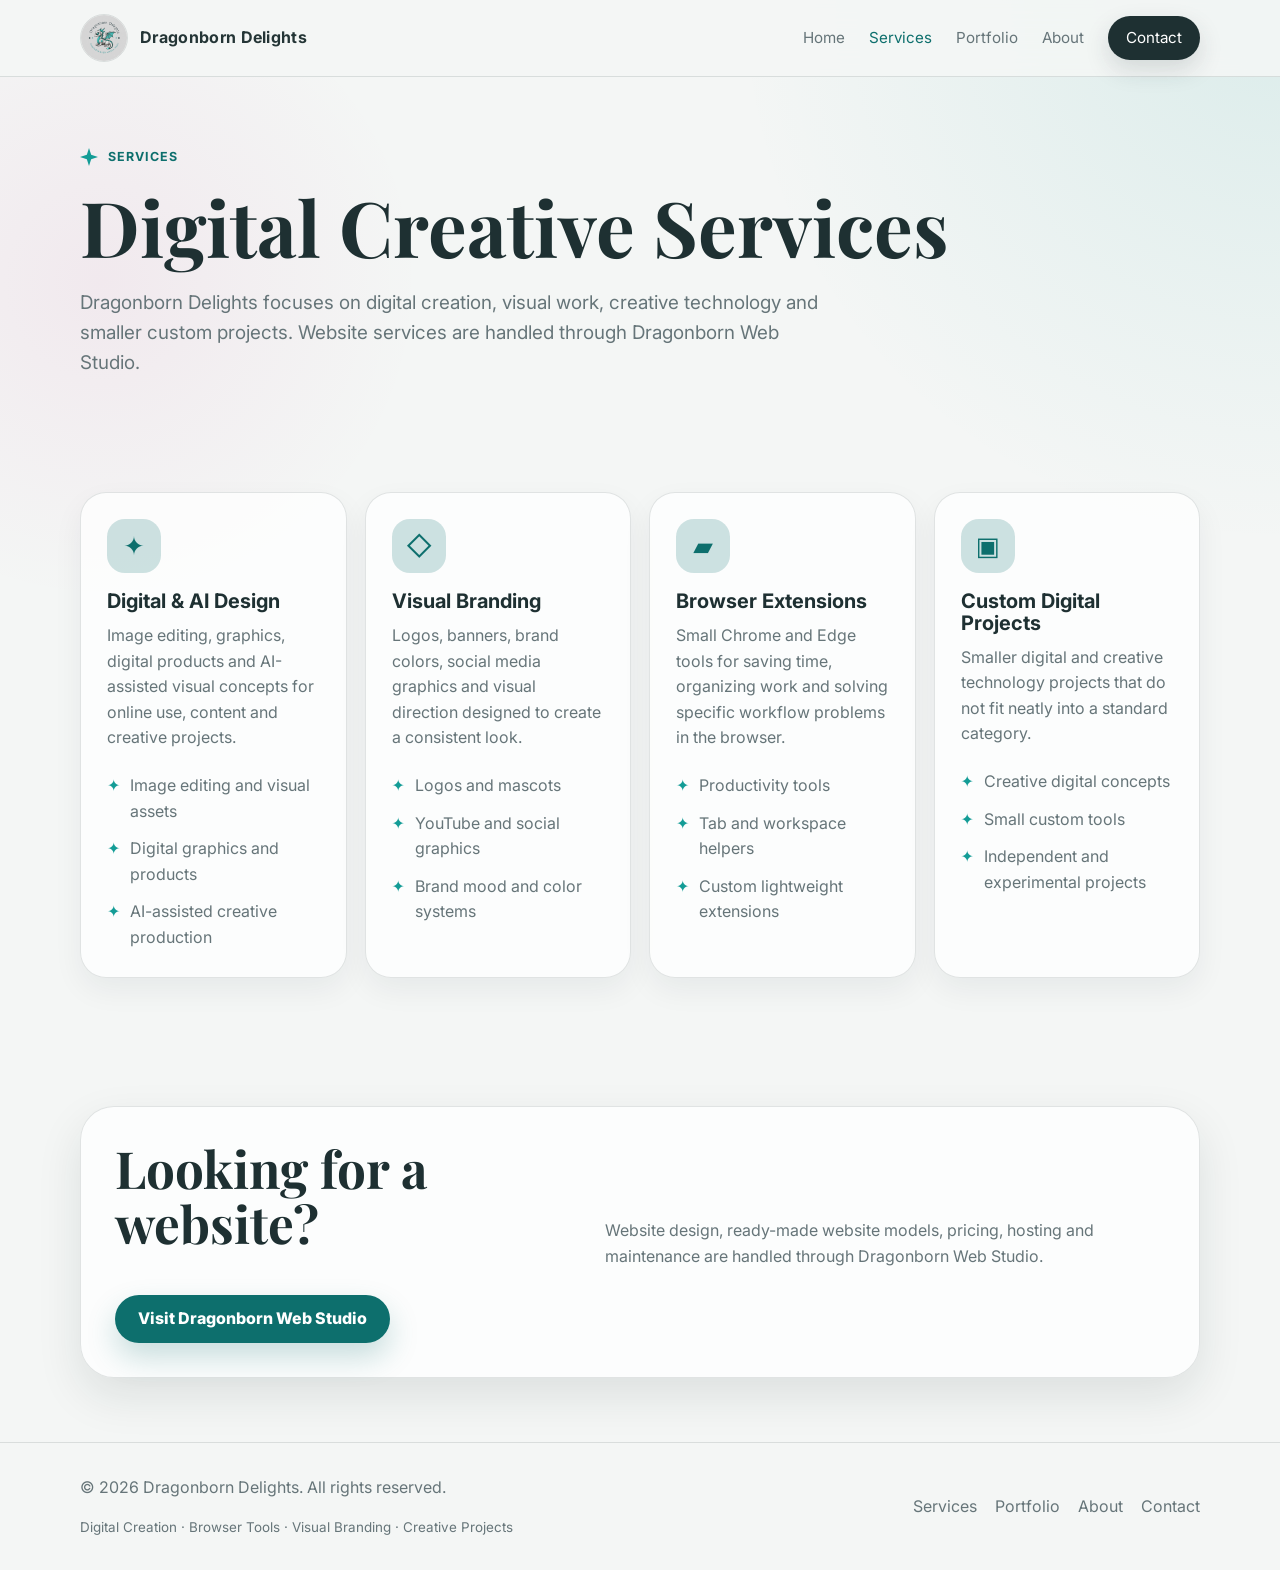
<file: services.html>
<!doctype html>
<html lang="en">
  <head>
    <meta charset="utf-8" />
    <meta name="viewport" content="width=device-width, initial-scale=1" />

    <title>Digital Creative Services | Dragonborn Delights</title>

    <meta
      name="description"
      content="Digital design, AI-assisted visual creation, visual branding, browser tools and creative technology services from Dragonborn Delights."
    />

    <link rel="canonical" href="https://dragonborndelights.com/services.html" />

    <meta property="og:type" content="website" />

    <meta
      property="og:title"
      content="Digital Creative Services | Dragonborn Delights"
    />

    <meta
      property="og:description"
      content="Digital design, visual branding, browser tools and creative technology services from Dragonborn Delights."
    />

    <meta
      property="og:url"
      content="https://dragonborndelights.com/services.html"
    />

    <meta
      property="og:image"
      content="https://dragonborndelights.com/assets/dragonborn-delights-cover-banner.jpg"
    />

    <meta property="og:site_name" content="Dragonborn Delights" />

    <meta name="twitter:card" content="summary_large_image" />

    <meta
      name="twitter:title"
      content="Digital Creative Services | Dragonborn Delights"
    />

    <meta
      name="twitter:description"
      content="Digital creation, visual branding, browser tools and creative technology."
    />

    <meta
      name="twitter:image"
      content="https://dragonborndelights.com/assets/dragonborn-delights-cover-banner.jpg"
    />

    <link rel="preconnect" href="https://fonts.googleapis.com" />
    <link rel="preconnect" href="https://fonts.gstatic.com" crossorigin />

    <link
      href="https://fonts.googleapis.com/css2?family=Inter:wght@400;600;700;800&family=Playfair+Display:wght@600;700&display=swap"
      rel="stylesheet"
    />

    <link rel="stylesheet" href="style.css?v=2" />
  </head>

  <body>
    <a class="skip-link" href="#main">Skip to content</a>

    <header class="site-header">
      <div class="container nav">
        <a class="logo-link" href="index.html">
          <img
            src="assets/dragonborn-delights-logo.jpg"
            alt="Dragonborn Delights logo"
          />
          <span>Dragonborn Delights</span>
        </a>

        <button
          class="mobile-toggle"
          type="button"
          aria-expanded="false"
          aria-controls="nav-links"
        >
          Menu
        </button>

        <nav id="nav-links" class="nav-links">
          <a href="index.html">Home</a>
          <a class="active" href="services.html">Services</a>
          <a href="portfolio.html">Portfolio</a>
          <a href="about.html">About</a>
          <a class="nav-cta" href="contact.html">Contact</a>
        </nav>
      </div>
    </header>

    <main id="main">
      <section class="page-hero">
        <div class="container">
          <span class="kicker"> <span class="sparkle"></span>Services </span>

          <h1>Digital Creative Services</h1>

          <p>
            Dragonborn Delights focuses on digital creation, visual work,
            creative technology and smaller custom projects. Website services
            are handled through Dragonborn Web Studio.
          </p>
        </div>
      </section>

      <section class="section">
        <div class="container cards">
          <article class="card" id="digital-ai-design">
            <div class="icon">✦</div>

            <h3>Digital & AI Design</h3>

            <p>
              Image editing, graphics, digital products and AI-assisted visual
              concepts for online use, content and creative projects.
            </p>

            <ul class="check-list">
              <li>Image editing and visual assets</li>
              <li>Digital graphics and products</li>
              <li>AI-assisted creative production</li>
            </ul>
          </article>

          <article class="card" id="visual-branding">
            <div class="icon">◇</div>

            <h3>Visual Branding</h3>

            <p>
              Logos, banners, brand colors, social media graphics and visual
              direction designed to create a consistent look.
            </p>

            <ul class="check-list">
              <li>Logos and mascots</li>
              <li>YouTube and social graphics</li>
              <li>Brand mood and color systems</li>
            </ul>
          </article>

          <article class="card" id="browser-extensions">
            <div class="icon">▰</div>

            <h3>Browser Extensions</h3>

            <p>
              Small Chrome and Edge tools for saving time, organizing work and
              solving specific workflow problems in the browser.
            </p>

            <ul class="check-list">
              <li>Productivity tools</li>
              <li>Tab and workspace helpers</li>
              <li>Custom lightweight extensions</li>
            </ul>
          </article>

          <article class="card" id="creative-projects">
            <div class="icon">▣</div>

            <h3>Custom Digital Projects</h3>

            <p>
              Smaller digital and creative technology projects that do not fit
              neatly into a standard category.
            </p>

            <ul class="check-list">
              <li>Creative digital concepts</li>
              <li>Small custom tools</li>
              <li>Independent and experimental projects</li>
            </ul>
          </article>
        </div>
      </section>

      <section class="section">
        <div class="container panel">
          <div class="section-header">
            <h2>Looking for a website?</h2>

            <p>
              Website design, ready-made website models, pricing, hosting and
              maintenance are handled through Dragonborn Web Studio.
            </p>
          </div>

          <a
            class="btn btn-primary"
            href="https://webstudio.dragonborndelights.com/"
            target="_blank"
            rel="noopener"
          >
            Visit Dragonborn Web Studio
          </a>
        </div>
      </section>
    </main>

    <footer class="footer">
      <div class="container footer-inner">
        <div>
          <p>
            © <span data-year></span> Dragonborn Delights. All rights reserved.
          </p>

          <p class="footer-note">
            Digital Creation · Browser Tools · Visual Branding · Creative
            Projects
          </p>
        </div>

        <div class="footer-links">
          <a href="services.html">Services</a>
          <a href="portfolio.html">Portfolio</a>
          <a href="about.html">About</a>
          <a href="contact.html">Contact</a>
        </div>
      </div>
    </footer>

    <script src="script.js"></script>
  </body>
</html>
</file>
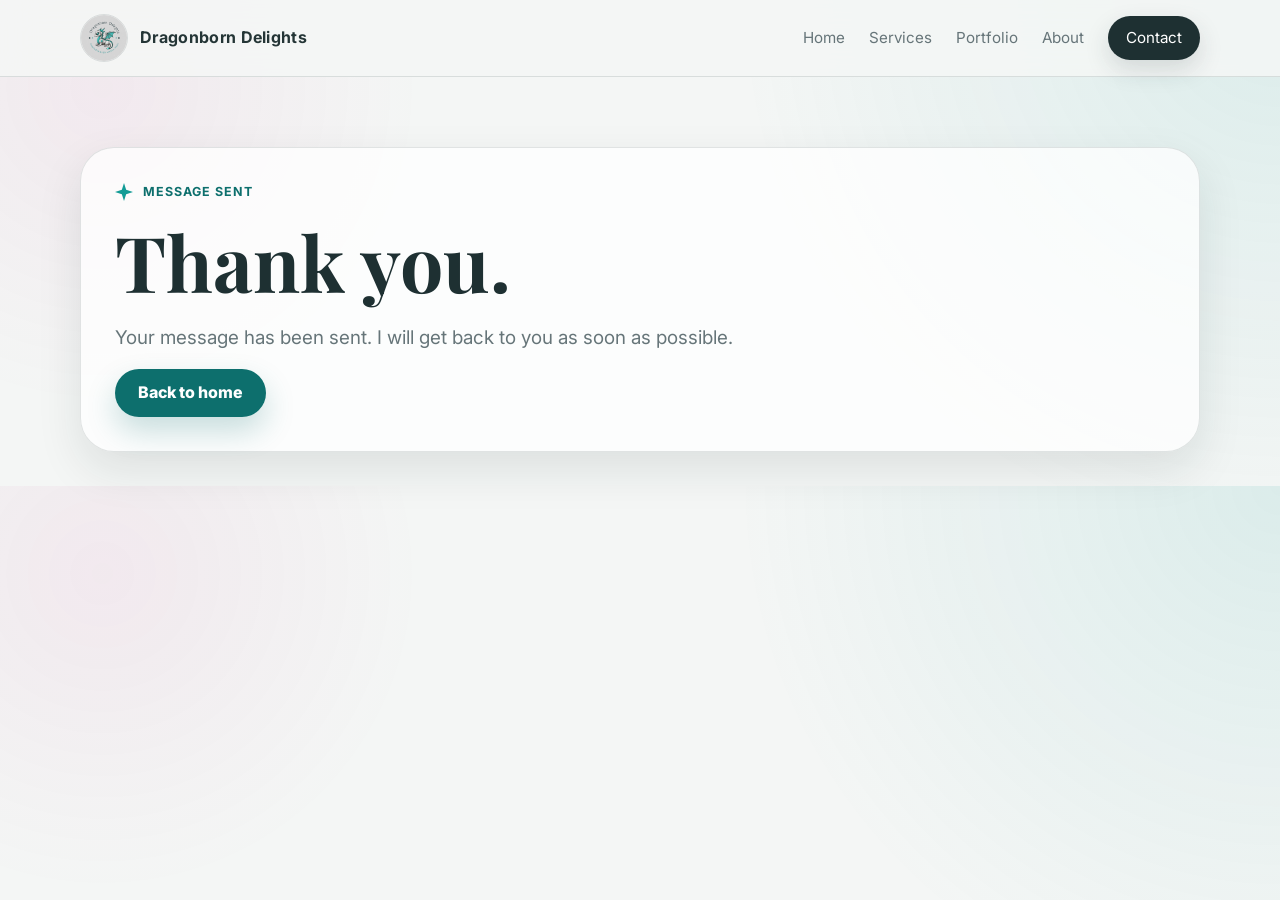
<file: thank-you.html>
<!doctype html>
<html lang="en">
  <head>
    <meta charset="utf-8" />
    <meta name="viewport" content="width=device-width, initial-scale=1" />
    <title>Thank you | Dragonborn Delights</title>
    <link rel="preconnect" href="https://fonts.googleapis.com" />
    <link rel="preconnect" href="https://fonts.gstatic.com" crossorigin />
    <link
      href="https://fonts.googleapis.com/css2?family=Inter:wght@400;600;700;800&family=Playfair+Display:wght@600;700&display=swap"
      rel="stylesheet"
    />
    <link rel="stylesheet" href="style.css?v=2" />
  </head>
  <body>
    <header class="site-header">
      <div class="container nav">
        <a class="logo-link" href="index.html"
          ><img
            src="assets/dragonborn-delights-logo.jpg"
            alt="Dragonborn Delights logo"
          /><span>Dragonborn Delights</span></a
        >
        <nav class="nav-links open">
          <a href="index.html">Home</a><a href="services.html">Services</a
          ><a href="portfolio.html">Portfolio</a><a href="about.html">About</a
          ><a class="nav-cta" href="contact.html">Contact</a>
        </nav>
      </div>
    </header>
    <main>
      <section class="page-hero">
        <div class="container panel">
          <span class="kicker"><span class="sparkle"></span>Message sent</span>
          <h1>Thank you.</h1>
          <p>
            Your message has been sent. I will get back to you as soon as
            possible.
          </p>
          <a class="btn btn-primary" href="index.html">Back to home</a>
        </div>
      </section>
    </main>
    <script src="script.js"></script>
  </body>
</html>
</file>
<file: style.css>
:root {
  --bg: #f4f6f5;
  --paper: #ffffff;
  --ink: #243536;
  --muted: #667579;
  --teal: #139c96;
  --teal-dark: #0d6f6d;
  --teal-soft: #dff5f3;
  --charcoal: #1e3032;
  --magenta: #c2187a;
  --line: rgba(36, 53, 54, 0.13);
  --shadow: 0 18px 45px rgba(20, 42, 43, 0.1);
  --radius: 26px;
}

* {
  box-sizing: border-box;
}

html {
  scroll-behavior: smooth;
}

body {
  margin: 0;
  font-family:
    Inter,
    system-ui,
    -apple-system,
    BlinkMacSystemFont,
    "Segoe UI",
    sans-serif;
  color: var(--ink);
  background:
    radial-gradient(
      circle at top right,
      rgba(19, 156, 150, 0.11),
      transparent 34rem
    ),
    radial-gradient(
      circle at 8% 18%,
      rgba(194, 24, 122, 0.06),
      transparent 20rem
    ),
    var(--bg);
  line-height: 1.6;
}

img {
  max-width: 100%;
  display: block;
}

a {
  color: inherit;
  text-decoration: none;
}

p {
  margin: 0 0 1rem;
  color: var(--muted);
}

h1,
h2,
h3 {
  margin: 0;
  line-height: 1.08;
  color: var(--charcoal);
}

h1,
h2,
.brand-name {
  font-family: "Playfair Display", Georgia, serif;
}

.container {
  width: min(1120px, calc(100% - 32px));
  margin: 0 auto;
}

.skip-link {
  position: absolute;
  left: -999px;
  top: 16px;
  background: var(--charcoal);
  color: white;
  padding: 10px 14px;
  border-radius: 10px;
  z-index: 99;
}

.skip-link:focus {
  left: 16px;
}

.site-header {
  position: sticky;
  top: 0;
  z-index: 10;
  backdrop-filter: blur(16px);
  background: rgba(244, 246, 245, 0.88);
  border-bottom: 1px solid var(--line);
}

.nav {
  min-height: 76px;
  display: flex;
  align-items: center;
  justify-content: space-between;
  gap: 24px;
}

.logo-link {
  display: flex;
  align-items: center;
  gap: 12px;
  font-weight: 700;
}

.logo-link img {
  width: 48px;
  height: 48px;
  border-radius: 50%;
  object-fit: cover;
  border: 1px solid var(--line);
}

.logo-link span {
  letter-spacing: 0.02em;
}

.nav-links {
  display: flex;
  align-items: center;
  gap: 24px;
  font-size: 0.95rem;
}

.nav-links a {
  color: var(--muted);
}

.nav-links a:hover,
.nav-links a.active {
  color: var(--teal-dark);
}

.nav-cta {
  padding: 10px 18px;
  border-radius: 999px;
  background: var(--charcoal);
  color: #fff !important;
  box-shadow: 0 10px 24px rgba(31, 49, 51, 0.15);
}

.mobile-toggle {
  display: none;
}

.hero {
  padding: 70px 0 46px;
}

.hero-grid {
  display: grid;
  grid-template-columns: 1fr 0.92fr;
  align-items: center;
  gap: 42px;
}

.kicker {
  display: inline-flex;
  align-items: center;
  gap: 10px;
  color: var(--teal-dark);
  font-weight: 700;
  letter-spacing: 0.08em;
  text-transform: uppercase;
  font-size: 0.78rem;
  margin-bottom: 18px;
}

.sparkle {
  width: 18px;
  height: 18px;
  display: inline-block;
  background: var(--teal);
  clip-path: polygon(
    50% 0,
    62% 38%,
    100% 50%,
    62% 62%,
    50% 100%,
    38% 62%,
    0 50%,
    38% 38%
  );
}

.sparkle.magenta {
  background: var(--magenta);
  width: 13px;
  height: 13px;
}

.hero h1 {
  font-size: clamp(3rem, 7vw, 6.5rem);
  max-width: 780px;
  letter-spacing: -0.035em;
}

.hero h1 span {
  color: var(--teal-dark);
  font-style: italic;
}

.lead {
  font-size: clamp(1.05rem, 2vw, 1.35rem);
  max-width: 680px;
  margin: 22px 0 0;
}

.hero-actions {
  display: flex;
  flex-wrap: wrap;
  gap: 14px;
  margin-top: 30px;
}

.btn {
  display: inline-flex;
  align-items: center;
  justify-content: center;
  min-height: 48px;
  padding: 0 22px;
  border-radius: 999px;
  font-weight: 800;
  border: 1px solid transparent;
  transition:
    transform 0.18s ease,
    box-shadow 0.18s ease,
    border-color 0.18s ease;
}

.btn:hover {
  transform: translateY(-2px);
}

.btn-primary {
  background: var(--teal-dark);
  color: white;
  box-shadow: 0 14px 30px rgba(13, 111, 109, 0.22);
}

.btn-secondary {
  background: rgba(13, 111, 109, 0.4);
  border-color: var(--line);
  color: var(--charcoal);
}

.hero-card {
  background: rgba(255, 255, 255, 0.72);
  border: 1px solid var(--line);
  border-radius: 36px;
  padding: 18px;
  box-shadow: var(--shadow);
  position: relative;
  overflow: hidden;
}

.hero-card::after {
  content: "";
  position: absolute;
  inset: auto -20% -30% auto;
  width: 52%;
  height: 52%;
  border-radius: 999px;
  background: rgba(19, 156, 150, 0.18);
  filter: blur(20px);
}

.hero-card img {
  border-radius: 26px;
  aspect-ratio: 1 / 1;
  object-fit: cover;
  position: relative;
  z-index: 1;
}

.page-hero {
  padding: 70px 0 34px;
}

.page-hero h1 {
  font-size: clamp(2.6rem, 6vw, 5.6rem);
}

.page-hero p {
  max-width: 760px;
  font-size: 1.18rem;
  margin-top: 20px;
}

.section {
  padding: 64px 0;
}

.section-header {
  display: flex;
  align-items: end;
  justify-content: space-between;
  gap: 24px;
  margin-bottom: 26px;
}

.section-header h2 {
  font-size: clamp(2rem, 4.5vw, 3.8rem);
}

.section-header p {
  max-width: 560px;
  margin: 0;
}

.cards {
  display: grid;
  grid-template-columns: repeat(4, 1fr);
  gap: 18px;
}

.card {
  background: rgba(255, 255, 255, 0.74);
  border: 1px solid var(--line);
  border-radius: var(--radius);
  padding: 26px;
  box-shadow: 0 12px 30px rgba(20, 42, 43, 0.06);
}

.card h3 a {
  color: inherit;
  text-decoration: none;
}

.card h3 a:hover {
  text-decoration: underline;
}

.icon {
  width: 54px;
  height: 54px;
  display: grid;
  place-items: center;
  border-radius: 18px;
  background: rgba(13, 111, 109, 0.2);
  color: var(--teal-dark);
  font-size: 1.6rem;
  margin-bottom: 18px;
}

.card h3 {
  font-size: 1.25rem;
  margin-bottom: 10px;
}

.card p {
  margin-bottom: 0;
}

.banner-strip {
  padding: 28px 0 62px;
}

.banner-strip img {
  width: 100%;
  border-radius: 34px;
  border: 1px solid var(--line);
  box-shadow: var(--shadow);
}

.split {
  display: grid;
  grid-template-columns: 0.95fr 1.05fr;
  gap: 34px;
  align-items: center;
}

.panel {
  background: rgba(255, 255, 255, 0.74);
  border: 1px solid var(--line);
  border-radius: 34px;
  padding: 34px;
  box-shadow: var(--shadow);
}

.panel h2 {
  font-size: clamp(2rem, 4vw, 3.5rem);
  margin-bottom: 18px;
}

.check-list {
  list-style: none;
  padding: 0;
  margin: 22px 0 0;
  display: grid;
  gap: 12px;
}

.check-list li {
  display: flex;
  gap: 10px;
  color: var(--muted);
}

.check-list li::before {
  content: "✦";
  color: var(--teal);
}

.portfolio-grid {
  display: grid;
  grid-template-columns: repeat(3, 1fr);
  gap: 18px;
}

.section-actions {
  margin-top: 32px;
}

.project-card {
  min-height: 250px;
  background: linear-gradient(
    135deg,
    rgba(255, 255, 255, 0.88),
    rgba(223, 245, 243, 0.52)
  );
  border: 1px solid var(--line);
  border-radius: 28px;
  padding: 26px;
  display: flex;
  flex-direction: column;
  justify-content: space-between;
  box-shadow: 0 12px 30px rgba(20, 42, 43, 0.06);
}

.project-card .tag {
  color: var(--teal-dark);
  font-weight: 800;
  font-size: 0.82rem;
  text-transform: uppercase;
  letter-spacing: 0.08em;
}

.project-card h3 {
  font-size: 1.6rem;
  font-weight: 800;
}

/* DJ Grand Daddy gradient title */
.grand-daddy-title {
  display: inline-block;
  width: fit-content;
  background: linear-gradient(90deg, #00d9ff, #7657ff, #ff2e93);
  background-clip: text;
  -webkit-background-clip: text;
  color: transparent !important;
  -webkit-text-fill-color: transparent !important;
}

.form {
  display: grid;
  gap: 14px;
}

.form-row {
  display: grid;
  grid-template-columns: 1fr 1fr;
  gap: 14px;
}

label {
  font-weight: 800;
  color: var(--charcoal);
}

input,
select,
textarea {
  width: 100%;
  margin-top: 8px;
  border: 1px solid var(--line);
  border-radius: 16px;
  padding: 14px 15px;
  font: inherit;
  color: var(--ink);
  background: rgba(255, 255, 255, 0.86);
}

textarea {
  min-height: 170px;
  resize: vertical;
}

.footer {
  border-top: 1px solid var(--line);
  padding: 32px 0;
  color: var(--muted);
}

.footer-inner {
  display: flex;
  justify-content: space-between;
  align-items: center;
  gap: 20px;
}

.footer-links {
  display: flex;
  gap: 18px;
}

.footer-links a {
  color: var(--muted);
}

.footer-links a:hover {
  color: var(--teal-dark);
}

/* 2026 refresh: portfolio additions */

.project-card > a {
  color: var(--teal-dark);
  font-weight: 800;
}

.project-card > a:hover {
  text-decoration: underline;
}

.footer-note {
  font-size: 0.84rem;
  margin: 4px 0 0;
}

.contact-direct {
  margin-top: 28px;
  margin-bottom: 4px;
  font-weight: 800;
  color: var(--charcoal);
}

.about-cards .card {
  min-height: 180px;
}

.panel a:not(.btn),
.card a:not(.btn) {
  color: var(--teal-dark);
  font-weight: 700;
}

.panel a:not(.btn):hover,
.card a:not(.btn):hover {
  text-decoration: underline;
}

@media (max-width: 900px) {
  .mobile-toggle {
    display: inline-flex;
    border: 1px solid var(--line);
    background: rgba(255, 255, 255, 0.78);
    border-radius: 12px;
    padding: 9px 12px;
    font-weight: 900;
    color: var(--charcoal);
  }

  .nav-links {
    display: none;
    position: absolute;
    left: 16px;
    right: 16px;
    top: 76px;
    padding: 18px;
    border: 1px solid var(--line);
    border-radius: 24px;
    background: rgba(255, 255, 255, 0.96);
    box-shadow: var(--shadow);
    flex-direction: column;
    align-items: stretch;
  }

  .nav-links.open {
    display: flex;
  }

  .nav-cta {
    text-align: center;
  }

  .hero-grid,
  .split,
  .contact-layout {
    grid-template-columns: 1fr;
  }

  .cards {
    grid-template-columns: repeat(2, 1fr);
  }

  .portfolio-grid {
    grid-template-columns: 1fr;
  }
}

@media (max-width: 560px) {
  .hero {
    padding-top: 42px;
  }

  .cards {
    grid-template-columns: 1fr;
  }

  .form-row {
    grid-template-columns: 1fr;
  }

  .section-header {
    display: block;
  }

  .section-header p {
    margin-top: 12px;
  }

  .footer-inner {
    flex-direction: column;
    align-items: flex-start;
  }

  .hero h1 {
    font-size: 1.8rem;
  }

  .page-hero h1 {
    font-size: 1.6rem;
  }

  .card h3 {
    font-size: 1rem;
  }

  .project-card h3 {
    font-size: 1.2rem;
  }

  .btn {
    min-height: 40px;
    padding: 0 16px;
    font-size: 0.8rem;
  }
}

@media (prefers-reduced-motion: reduce) {
  html {
    scroll-behavior: auto;
  }

  *,
  *::before,
  *::after {
    animation-duration: 0.01ms !important;
    animation-iteration-count: 1 !important;
    transition-duration: 0.01ms !important;
  }
}
</file>
